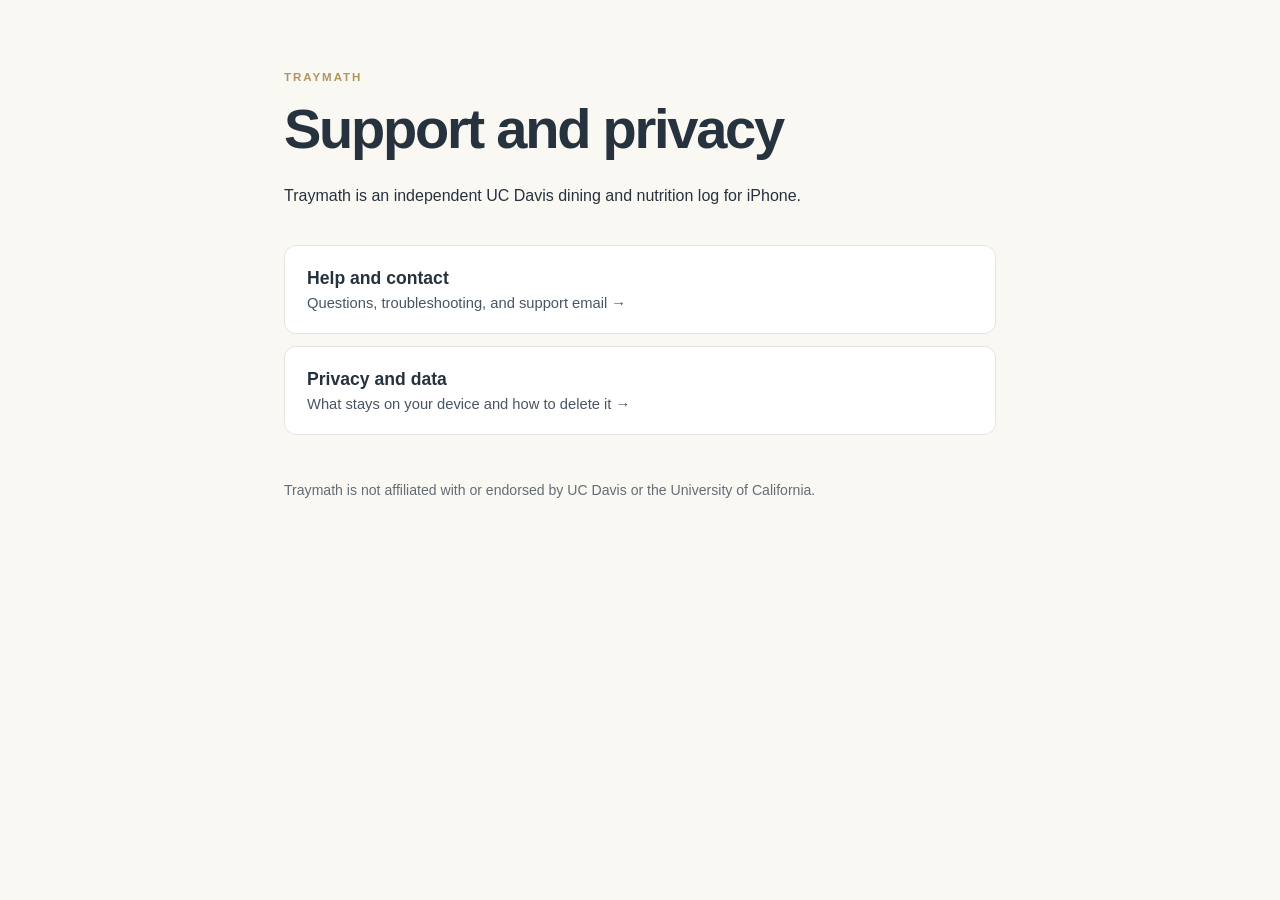
<file: index.html>
<!doctype html>
<html lang="en">
<head>
  <meta charset="utf-8">
  <meta name="viewport" content="width=device-width, initial-scale=1">
  <title>Traymath · Support and privacy</title>
  <link rel="stylesheet" href="style.css">
</head>
<body>
  <main>
    <p class="eyebrow">TRAYMATH</p>
    <h1>Support and privacy</h1>
    <p>Traymath is an independent UC Davis dining and nutrition log for iPhone.</p>
    <nav aria-label="Information pages">
      <a class="card" href="help.html"><strong>Help and contact</strong><span>Questions, troubleshooting, and support email →</span></a>
      <a class="card" href="privacy.html"><strong>Privacy and data</strong><span>What stays on your device and how to delete it →</span></a>
    </nav>
    <p class="fine">Traymath is not affiliated with or endorsed by UC Davis or the University of California.</p>
  </main>
</body>
</html>
</file>
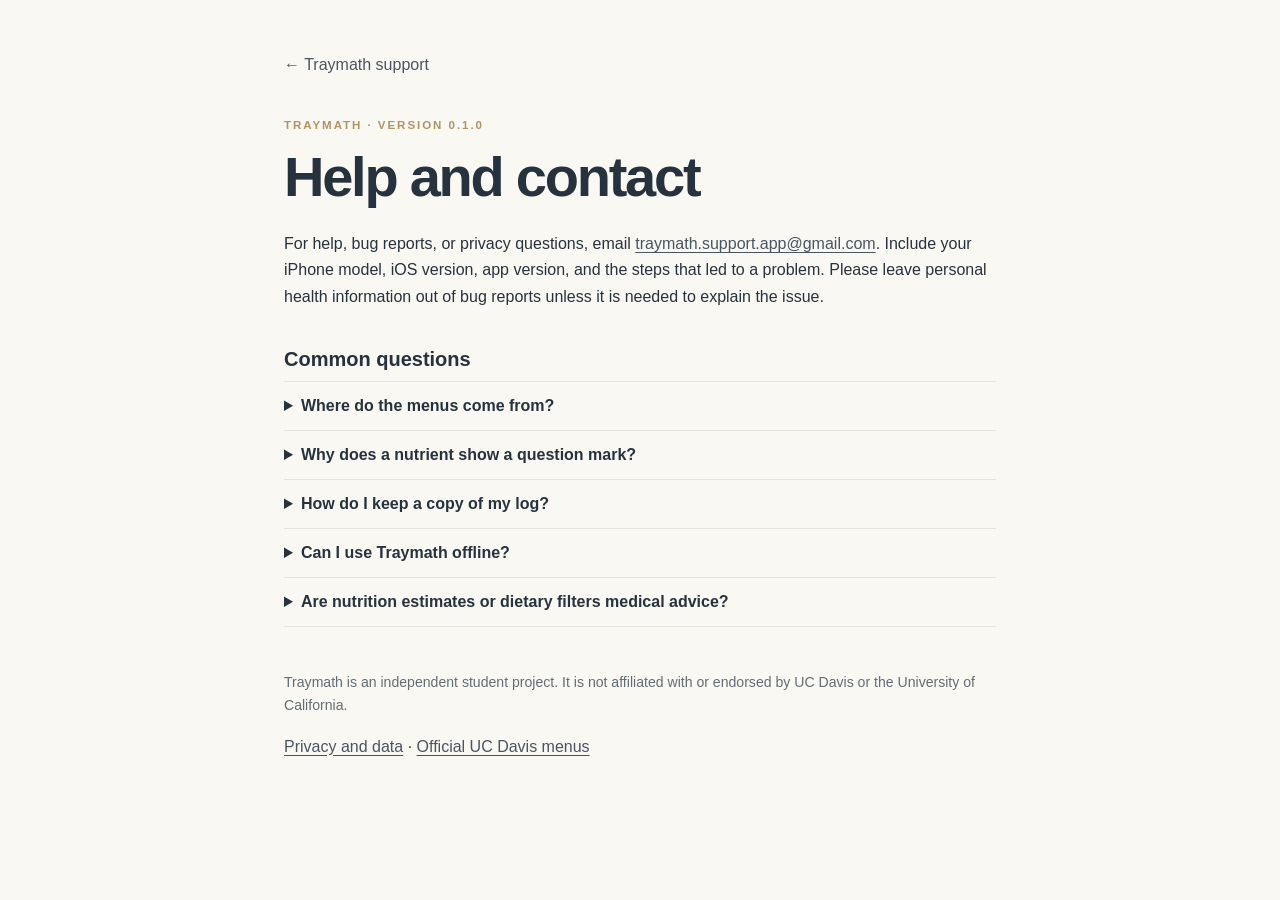
<file: help.html>
<!doctype html>
<html lang="en">
<head>
  <meta charset="utf-8">
  <meta name="viewport" content="width=device-width, initial-scale=1">
  <title>Traymath · Help and contact</title>
  <link rel="stylesheet" href="style.css">
</head>
<body>
  <main>
    <a class="back" href="index.html">← Traymath support</a>
    <p class="eyebrow">TRAYMATH · VERSION 0.1.0</p>
    <h1>Help and contact</h1>
    <p>For help, bug reports, or privacy questions, email <a href="mailto:traymath.support.app@gmail.com">traymath.support.app@gmail.com</a>. Include your iPhone model, iOS version, app version, and the steps that led to a problem. Please leave personal health information out of bug reports unless it is needed to explain the issue.</p>
    <h2>Common questions</h2>
    <details><summary>Where do the menus come from?</summary><p>Traymath reads the public UC Davis dining menus. Published dishes, nutrition, and scheduled hours can change. Each menu dish links to its official source.</p></details>
    <details><summary>Why does a nutrient show a question mark?</summary><p>The published menu is missing that value. You can enter an estimate before logging a dish or edit a saved entry. Estimates are marked in your log.</p></details>
    <details><summary>How do I keep a copy of my log?</summary><p>Go to Settings → Preferences → Export my data, then save the JSON file to Files or another location. This version has no account, automatic cloud backup, or in-app import of an exported file.</p></details>
    <details><summary>Can I use Traymath offline?</summary><p>Your saved history, manual entries, targets, and weight tracking work offline. Updating dining menus requires internet access.</p></details>
    <details><summary>Are nutrition estimates or dietary filters medical advice?</summary><p>No. Nutrition values and portions may vary. Targets are editable starting estimates for adults, and dietary filters do not verify allergy safety.</p></details>
    <p class="fine">Traymath is an independent student project. It is not affiliated with or endorsed by UC Davis or the University of California.</p>
    <p><a href="privacy.html">Privacy and data</a> · <a href="https://housing.ucdavis.edu/dining/menus/">Official UC Davis menus</a></p>
  </main>
</body>
</html>
</file>
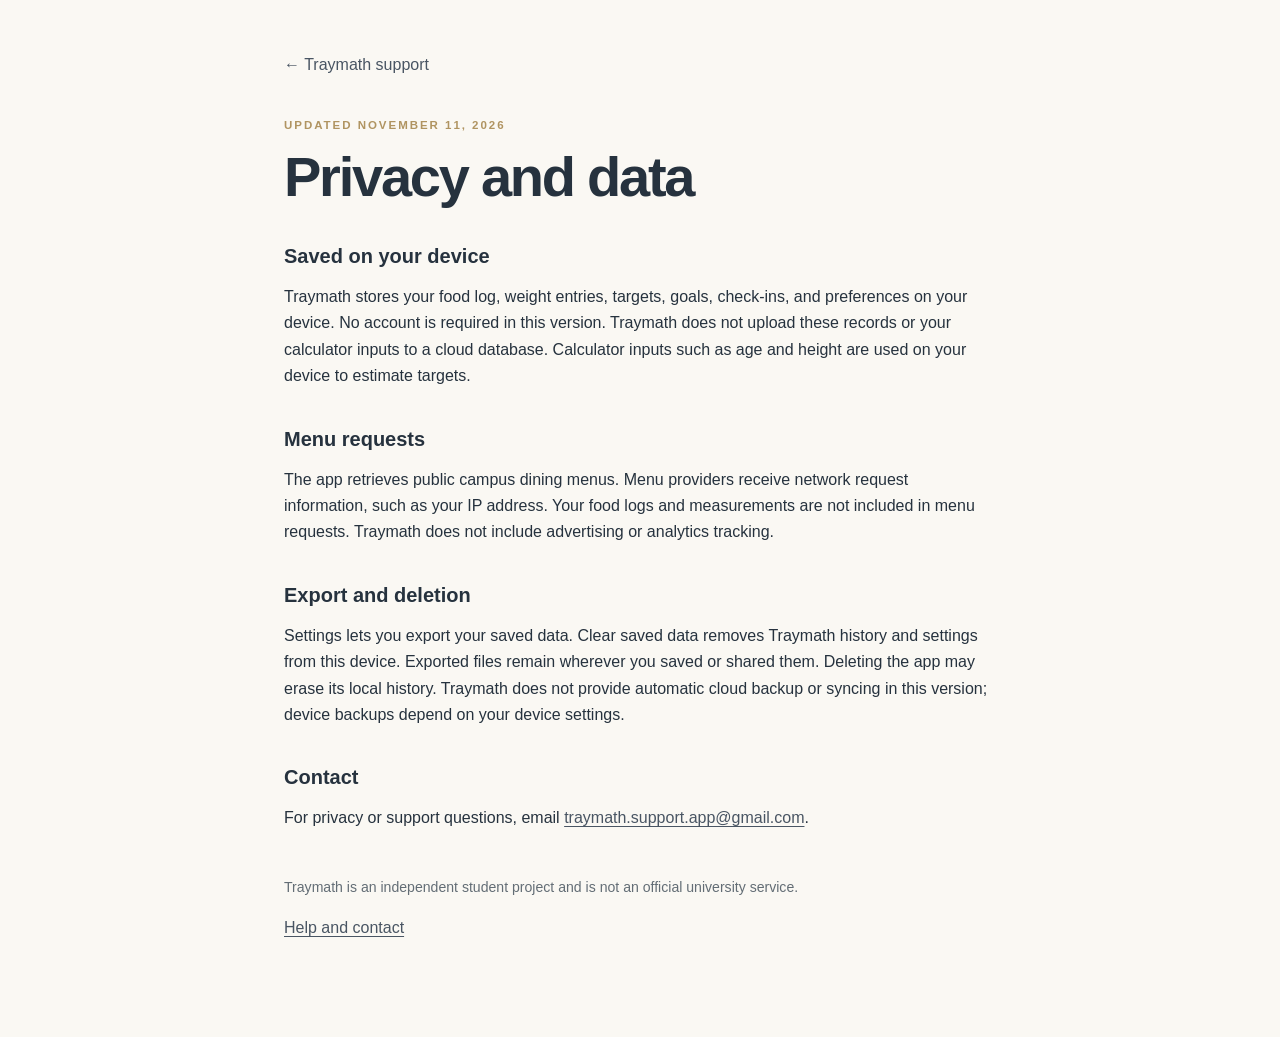
<file: privacy.html>
<!doctype html>
<html lang="en">
<head>
  <meta charset="utf-8">
  <meta name="viewport" content="width=device-width, initial-scale=1">
  <title>Traymath · Privacy and data</title>
  <link rel="stylesheet" href="style.css">
</head>
<body>
  <main>
    <a class="back" href="index.html">← Traymath support</a>
    <p class="eyebrow">UPDATED NOVEMBER 11, 2026</p>
    <h1>Privacy and data</h1>
    <h2>Saved on your device</h2>
    <p>Traymath stores your food log, weight entries, targets, goals, check-ins, and preferences on your device. No account is required in this version. Traymath does not upload these records or your calculator inputs to a cloud database. Calculator inputs such as age and height are used on your device to estimate targets.</p>
    <h2>Menu requests</h2>
    <p>The app retrieves public campus dining menus. Menu providers receive network request information, such as your IP address. Your food logs and measurements are not included in menu requests. Traymath does not include advertising or analytics tracking.</p>
    <h2>Export and deletion</h2>
    <p>Settings lets you export your saved data. Clear saved data removes Traymath history and settings from this device. Exported files remain wherever you saved or shared them. Deleting the app may erase its local history. Traymath does not provide automatic cloud backup or syncing in this version; device backups depend on your device settings.</p>
    <h2>Contact</h2>
    <p>For privacy or support questions, email <a href="mailto:traymath.support.app@gmail.com">traymath.support.app@gmail.com</a>.</p>
    <p class="fine">Traymath is an independent student project and is not an official university service.</p>
    <p><a href="help.html">Help and contact</a></p>
  </main>
</body>
</html>
</file>
<file: style.css>
:root { color-scheme: light; font-family: -apple-system, BlinkMacSystemFont, "Segoe UI", sans-serif; color: #26323e; background: #faf8f3; }
* { box-sizing: border-box; }
body { margin: 0; }
main { max-width: 760px; margin: 0 auto; padding: 56px 24px 80px; }
h1 { font-size: clamp(2.2rem, 6vw, 3.5rem); line-height: 1.08; letter-spacing: -.04em; margin: 12px 0 24px; }
h2 { font-size: 1.25rem; margin: 38px 0 10px; }
p { font-size: 1rem; line-height: 1.65; }
a { color: #495563; text-underline-offset: 3px; }
a:hover { color: #26323e; }
.eyebrow { font-size: .72rem; font-weight: 700; letter-spacing: .17em; color: #b09461; }
.back { display: inline-block; margin-bottom: 30px; text-decoration: none; }
.fine { color: #636d75; font-size: .88rem; margin-top: 44px; }
nav { display: grid; gap: 12px; margin-top: 36px; }
.card { display: grid; gap: 6px; padding: 22px; border: 1px solid #e5e4e2; border-radius: 12px; background: #fff; text-decoration: none; }
.card strong { color: #26323e; font-size: 1.1rem; }
.card span { font-size: .92rem; }
details { border-top: 1px solid #e5e4e2; padding: 15px 0; }
details:last-of-type { border-bottom: 1px solid #e5e4e2; }
summary { cursor: pointer; font-weight: 600; }
details p { margin: 10px 0 0; }
</file>
